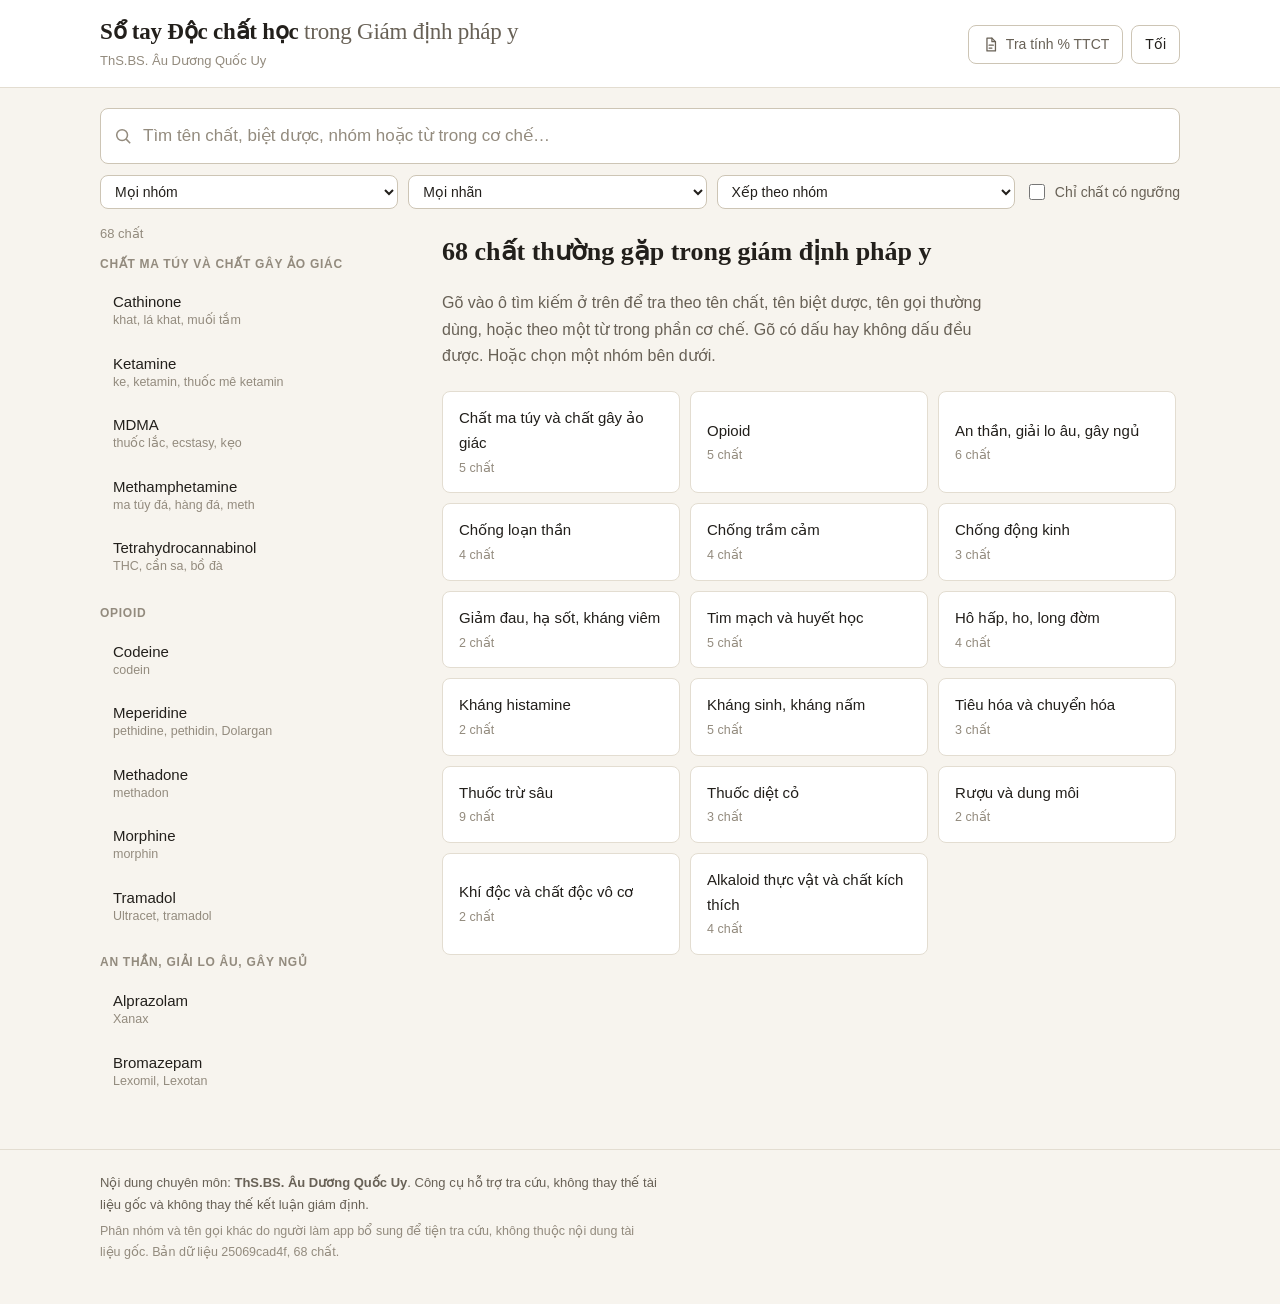
<file: docs/index.html>
<!doctype html>
<html lang="vi">
<head>
<meta charset="utf-8">
<meta name="viewport" content="width=device-width, initial-scale=1, viewport-fit=cover">
<title>Sổ tay Độc chất học trong Giám định pháp y</title>
<meta name="description" content="Tra cứu cơ chế gây độc và ngưỡng nồng độ trong máu của các chất thường gặp trong giám định pháp y.">
<meta name="theme-color" content="#f7f4ee">
<link rel="manifest" href="manifest.webmanifest">
<link rel="icon" href="icon.svg" type="image/svg+xml">
<link rel="apple-touch-icon" href="icon-192.png">
<link rel="stylesheet" href="style.css">
</head>
<body>

<a class="bo-qua" href="#noi-dung-chinh">Tới nội dung chính</a>

<header class="dau-trang">
  <div class="khung dau-trang-trong">
    <div class="nhan-de">
      <h1><a href="#/">Sổ tay Độc chất học<span> trong Giám định pháp y</span></a></h1>
      <p class="tac-gia">ThS.BS. Âu Dương Quốc Uy</p>
    </div>
    <div class="dau-trang-nut">
      <a class="nut-app-khac" href="https://trantrungan.github.io/tra-cuu-ttct/"
         target="_blank" rel="noopener"
         title="Mở Tra tính % tổn thương cơ thể theo Thông tư 22/2019/TT-BYT ở tab mới">
        <svg viewBox="0 0 24 24" aria-hidden="true"><path d="M7 3h7l5 5v13H7z"/><path d="M14 3v5h5M10 13h6M10 17h4"/></svg>
        <span>Tra tính % TTCT</span>
      </a>
      <button id="nut-giao-dien" type="button" aria-label="Đổi nền sáng tối">Tối</button>
    </div>
  </div>
</header>

<div class="khung thanh-tim">
  <div class="o-tim">
    <svg class="bieu-tuong-tim" viewBox="0 0 20 20" aria-hidden="true"><circle cx="9" cy="9" r="6"/><path d="M13.5 13.5 18 18"/></svg>
    <input id="o-tim" type="search" autocomplete="off" spellcheck="false"
           placeholder="Tìm tên chất, biệt dược, nhóm hoặc từ trong cơ chế…"
           aria-label="Tìm kiếm">
    <button id="xoa-tim" type="button" aria-label="Xóa ô tìm kiếm" hidden>×</button>
  </div>
  <div class="bo-loc">
    <select id="loc-nhom" aria-label="Lọc theo nhóm"><option value="">Mọi nhóm</option></select>
    <select id="loc-nhan" aria-label="Lọc theo nhãn"><option value="">Mọi nhãn</option></select>
    <select id="sap-xep" aria-label="Sắp xếp danh sách">
      <option value="nhom">Xếp theo nhóm</option>
      <option value="ten">Xếp theo tên A–Z</option>
    </select>
    <label class="hop-chon"><input type="checkbox" id="loc-nguong"> Chỉ chất có ngưỡng</label>
  </div>
</div>

<main id="noi-dung-chinh" class="khung than-trang">
  <nav class="cot-danh-sach" aria-label="Danh sách chất">
    <p class="dem-ket-qua" id="dem-ket-qua"></p>
    <div id="danh-sach"></div>
  </nav>
  <section class="cot-chi-tiet" id="chi-tiet" aria-live="polite"></section>
</main>

<div class="khay-so-sanh" id="khay-so-sanh" hidden>
  <div class="khung khay-trong">
    <span class="khay-nhan">Đang chọn để so sánh:</span>
    <div class="khay-the" id="khay-the"></div>
    <div class="khay-nut">
      <button id="nut-so-sanh" type="button" class="chinh">So sánh</button>
      <button id="nut-xoa-so-sanh" type="button">Bỏ hết</button>
    </div>
  </div>
</div>

<footer class="chan-trang">
  <div class="khung">
    <p>Nội dung chuyên môn: <strong>ThS.BS. Âu Dương Quốc Uy</strong>. Công cụ hỗ trợ tra cứu, không thay thế tài liệu gốc và không thay thế kết luận giám định.</p>
    <p class="nho">Phân nhóm và tên gọi khác do người làm app bổ sung để tiện tra cứu, không thuộc nội dung tài liệu gốc. <span id="thong-tin-phien-ban"></span></p>
  </div>
</footer>

<script src="app.js"></script>

<!-- Thống kê lượt truy cập (GoatCounter): không cookie, không theo dõi cá nhân.
     Phần sau dấu # không được gửi đi, nên từ khóa gõ vào ô tìm kiếm không bao
     giờ rời khỏi máy người dùng. Tên chất được mở thì gửi riêng, xem app.js. -->
<script data-goatcounter="https://sotaydocchat.goatcounter.com/count"
        async src="count.js"></script>
</body>
</html>
</file>
<file: docs/style.css>
/* Sổ tay Độc chất học trong Giám định pháp y — giao diện kiểu sổ tay y khoa */

:root {
  --giay: #f7f4ee;
  --mat: #ffffff;
  --mat-chim: #f1ede5;
  --muc: #221f1b;
  --muc-nhe: #686156;
  --muc-mo: #938b7e;
  --vien: #e3ddd1;
  --vien-dam: #cdc5b5;
  --nhan: #2f5d57;
  --nhan-nen: #e6eeec;

  --dieu-tri-nen: #e9f0df;
  --dieu-tri-muc: #3a5420;
  --doc-nen: #f8edd6;
  --doc-muc: #6d4a10;
  --tu-vong-nen: #f7e4e1;
  --tu-vong-muc: #6f2a25;

  --bo-goc: 8px;
  --chu-sach: "Iowan Old Style", "Palatino Linotype", Palatino, Georgia, "Times New Roman", serif;
  --chu-may: ui-sans-serif, -apple-system, "Segoe UI", Roboto, "Helvetica Neue", Arial, sans-serif;
  --chu-so: ui-monospace, "SF Mono", Menlo, Consolas, monospace;
}

html[data-nen="toi"] {
  --giay: #1a1816;
  --mat: #232120;
  --mat-chim: #2b2826;
  --muc: #ece7dd;
  --muc-nhe: #a79f93;
  --muc-mo: #857d72;
  --vien: #383431;
  --vien-dam: #4b4642;
  --nhan: #87c0b6;
  --nhan-nen: #23312f;

  --dieu-tri-nen: #26331b;
  --dieu-tri-muc: #bcd79a;
  --doc-nen: #3a2d15;
  --doc-muc: #e6c382;
  --tu-vong-nen: #3b2220;
  --tu-vong-muc: #eba9a2;
}

* { box-sizing: border-box; }

html { color-scheme: light; }
html[data-nen="toi"] { color-scheme: dark; }

body {
  margin: 0;
  background: var(--giay);
  color: var(--muc);
  font-family: var(--chu-may);
  font-size: 16px;
  line-height: 1.65;
  -webkit-text-size-adjust: 100%;
}

.khung { max-width: 1120px; margin: 0 auto; padding: 0 20px; }

.bo-qua {
  position: absolute; left: -9999px;
  background: var(--mat); color: var(--muc); padding: 10px 16px; z-index: 50;
}
.bo-qua:focus { left: 12px; top: 12px; }

/* ---------------------------------------------------------- đầu trang */

.dau-trang { border-bottom: 1px solid var(--vien); background: var(--mat); }
.dau-trang-trong {
  display: flex; align-items: center; justify-content: space-between;
  gap: 16px; padding-top: 18px; padding-bottom: 16px;
}
.nhan-de h1 {
  margin: 0; font-family: var(--chu-sach); font-weight: 600;
  font-size: 23px; line-height: 1.25; letter-spacing: -0.01em;
}
.nhan-de h1 a { color: inherit; text-decoration: none; }
.nhan-de h1 span { font-weight: 400; color: var(--muc-nhe); }
.tac-gia { margin: 3px 0 0; font-size: 13px; color: var(--muc-mo); }

button {
  font: inherit; font-size: 14px; cursor: pointer;
  background: var(--mat); color: var(--muc);
  border: 1px solid var(--vien-dam); border-radius: var(--bo-goc);
  padding: 7px 13px;
}
button:hover { background: var(--mat-chim); }

/* nút sang ứng dụng cùng bộ, mở ở tab mới */
.dau-trang-nut { display: flex; align-items: center; gap: 8px; }
.nut-app-khac {
  display: inline-flex; align-items: center; gap: 7px;
  padding: 7px 13px; border-radius: var(--bo-goc);
  border: 1px solid var(--vien-dam); background: var(--mat);
  color: var(--muc-nhe); text-decoration: none; font-size: 14px; white-space: nowrap;
}
.nut-app-khac:hover { background: var(--mat-chim); color: var(--nhan); border-color: var(--nhan); }
.nut-app-khac svg {
  flex: none; width: 17px; height: 17px;
  fill: none; stroke: currentColor; stroke-width: 1.8;
  stroke-linecap: round; stroke-linejoin: round;
}
button.chinh { background: var(--nhan); border-color: var(--nhan); color: var(--mat); }
html[data-nen="toi"] button.chinh { color: #16201e; }
button.chinh:hover { filter: brightness(1.08); }

:focus-visible { outline: 2px solid var(--nhan); outline-offset: 2px; }

/* ------------------------------------------------------- thanh tìm kiếm */

.thanh-tim { padding-top: 20px; padding-bottom: 14px; }

.o-tim { position: relative; display: flex; align-items: center; }
.bieu-tuong-tim {
  position: absolute; left: 14px; width: 18px; height: 18px;
  fill: none; stroke: var(--muc-mo); stroke-width: 1.7; pointer-events: none;
}
#o-tim {
  width: 100%; font: inherit; font-size: 17px;
  padding: 13px 44px 13px 42px;
  background: var(--mat); color: var(--muc);
  border: 1px solid var(--vien-dam); border-radius: var(--bo-goc);
}
#o-tim::placeholder { color: var(--muc-mo); }
#o-tim::-webkit-search-cancel-button,
#o-tim::-webkit-search-decoration { -webkit-appearance: none; appearance: none; }
#xoa-tim {
  position: absolute; right: 7px; border: 0; background: none;
  font-size: 22px; line-height: 1; padding: 4px 9px; color: var(--muc-nhe);
}

.bo-loc { display: flex; flex-wrap: wrap; gap: 10px; margin-top: 11px; align-items: center; }
.bo-loc select {
  font: inherit; font-size: 14px; padding: 7px 10px;
  background: var(--mat); color: var(--muc);
  border: 1px solid var(--vien-dam); border-radius: var(--bo-goc);
  flex: 1 1 165px; min-width: 0; max-width: 300px;
}
.hop-chon {
  display: inline-flex; align-items: center; gap: 7px;
  font-size: 14px; color: var(--muc-nhe); cursor: pointer;
}
.hop-chon input { accent-color: var(--nhan); width: 16px; height: 16px; }

/* ------------------------------------------------------------- bố cục */

.than-trang {
  display: grid; grid-template-columns: 310px minmax(0, 1fr);
  gap: 28px; align-items: start; padding-bottom: 60px;
}

.cot-danh-sach { position: sticky; top: 14px; max-height: calc(100vh - 34px); overflow-y: auto; }
.dem-ket-qua { margin: 0 0 10px; font-size: 13px; color: var(--muc-mo); }

.ten-nhom {
  margin: 18px 0 7px; font-size: 12px; font-weight: 600;
  letter-spacing: 0.06em; text-transform: uppercase; color: var(--muc-mo);
}
.ten-nhom:first-child { margin-top: 0; }

.muc-chat {
  display: block; width: 100%; text-align: left;
  padding: 9px 12px; margin-bottom: 3px;
  background: none; border: 1px solid transparent; border-radius: var(--bo-goc);
  color: var(--muc); font-size: 15px; line-height: 1.4;
}
.muc-chat:hover { background: var(--mat); border-color: var(--vien); }
.muc-chat[aria-current="true"] {
  background: var(--mat); border-color: var(--vien-dam); font-weight: 600;
}
.muc-chat .phu { display: block; font-size: 12.5px; color: var(--muc-mo); font-weight: 400; }
.muc-chat mark { background: #f4e2a8; color: inherit; border-radius: 2px; padding: 0 1px; }
html[data-nen="toi"] .muc-chat mark { background: #5a4a1d; }

/* --------------------------------------------------------- chi tiết */

.the {
  background: var(--mat); border: 1px solid var(--vien);
  border-radius: 12px; padding: 26px 30px;
}

.chi-tiet-dau {
  display: flex; align-items: flex-start; justify-content: space-between;
  gap: 16px; flex-wrap: wrap;
}
.chi-tiet-dau h2 {
  margin: 0; font-family: var(--chu-sach); font-weight: 600;
  font-size: 31px; line-height: 1.15; letter-spacing: -0.015em;
}
.ten-khac { margin: 5px 0 0; font-size: 13.5px; color: var(--muc-mo); }
.nut-chi-tiet { display: flex; gap: 8px; flex-wrap: wrap; }

.hang-nhan { display: flex; flex-wrap: wrap; gap: 6px; margin: 15px 0 0; }
.vien-nhan {
  font-size: 12.5px; padding: 3px 11px; border-radius: 20px;
  background: var(--mat-chim); color: var(--muc-nhe); border: 1px solid var(--vien);
}
.vien-nhan.nhom { background: var(--nhan-nen); color: var(--nhan); border-color: transparent; }

.de-muc {
  margin: 30px 0 12px; font-size: 12px; font-weight: 600;
  letter-spacing: 0.07em; text-transform: uppercase; color: var(--muc-mo);
}

/* dải ba ngưỡng */
.dai-nguong { display: flex; border-radius: var(--bo-goc); overflow: hidden; }
.o-nguong {
  flex: 1; padding: 13px 10px; text-align: center; min-width: 0;
  font-family: var(--chu-so); font-size: 15px; font-weight: 600;
}
.o-nguong.dieu-tri { background: var(--dieu-tri-nen); color: var(--dieu-tri-muc); }
.o-nguong.doc { background: var(--doc-nen); color: var(--doc-muc); }
.o-nguong.tu-vong { background: var(--tu-vong-nen); color: var(--tu-vong-muc); }
.chu-thich-nguong { display: flex; margin-top: 6px; }
.chu-thich-nguong span {
  flex: 1; text-align: center; font-size: 12.5px; color: var(--muc-nhe);
  padding: 0 6px; min-width: 0;
}
.don-vi-nguong { margin: 9px 0 0; font-size: 12.5px; color: var(--muc-mo); }
.khong-co-nguong {
  margin: 0; padding: 13px 15px; font-size: 14.5px; color: var(--muc-nhe);
  background: var(--mat-chim); border-radius: var(--bo-goc);
}

.van-ban { font-family: var(--chu-sach); font-size: 17px; line-height: 1.75; }
.van-ban ul { margin: 0; padding-left: 22px; }
.van-ban > ul > li { margin-bottom: 9px; }
.van-ban ul ul { margin-top: 7px; }
.van-ban sub, .van-ban sup { font-size: 0.72em; }

.bang-cuon { overflow-x: auto; }
table.bang-noi-dung { border-collapse: collapse; width: 100%; font-size: 14.5px; }
table.bang-noi-dung th, table.bang-noi-dung td {
  border: 1px solid var(--vien); padding: 8px 11px; text-align: left; vertical-align: top;
}
table.bang-noi-dung th { background: var(--mat-chim); font-weight: 600; }
table.bang-noi-dung td:first-child { white-space: nowrap; font-family: var(--chu-so); }

.hinh-minh-hoa {
  max-width: 100%; height: auto; border: 1px solid var(--vien);
  border-radius: var(--bo-goc); background: #fff; cursor: zoom-in;
}

ol.tltk { margin: 0; padding-left: 22px; font-size: 14px; color: var(--muc-nhe); }
ol.tltk li { margin-bottom: 7px; }

.nguon-goc { margin: 26px 0 0; font-size: 12.5px; color: var(--muc-mo); }

.trang-chao { padding: 8px 4px; }
.trang-chao h2 {
  font-family: var(--chu-sach); font-weight: 600; font-size: 26px; margin: 0 0 10px;
}
.trang-chao p { max-width: 62ch; color: var(--muc-nhe); }
.luoi-nhom { display: grid; grid-template-columns: repeat(auto-fill, minmax(220px, 1fr)); gap: 10px; margin-top: 22px; }
.the-nhom {
  text-align: left; padding: 14px 16px; background: var(--mat);
  border: 1px solid var(--vien); border-radius: var(--bo-goc); font-size: 15px;
}
.the-nhom:hover { border-color: var(--vien-dam); }
.the-nhom .dem { display: block; font-size: 12.5px; color: var(--muc-mo); margin-top: 2px; }

/* --------------------------------------------------------- so sánh */

.khay-so-sanh {
  position: sticky; bottom: 0; z-index: 20;
  background: var(--mat); border-top: 1px solid var(--vien-dam);
}
.khay-trong {
  display: flex; align-items: center; gap: 12px; flex-wrap: wrap;
  padding-top: 11px; padding-bottom: 11px;
}
.khay-nhan { font-size: 13px; color: var(--muc-mo); }
.khay-the { display: flex; gap: 7px; flex-wrap: wrap; flex: 1; min-width: 160px; }
.the-chon {
  display: inline-flex; align-items: center; gap: 7px;
  font-size: 13.5px; padding: 4px 6px 4px 11px;
  background: var(--mat-chim); border: 1px solid var(--vien); border-radius: 20px;
}
.the-chon button {
  border: 0; background: none; padding: 0 4px; font-size: 16px;
  line-height: 1; color: var(--muc-nhe);
}
.khay-nut { display: flex; gap: 8px; }

table.bang-so-sanh { border-collapse: collapse; width: 100%; font-size: 14.5px; }
table.bang-so-sanh th, table.bang-so-sanh td {
  border: 1px solid var(--vien); padding: 10px 12px; text-align: left; vertical-align: top;
}
table.bang-so-sanh thead th {
  background: var(--mat-chim); font-family: var(--chu-sach); font-size: 16px;
}
table.bang-so-sanh tbody th {
  background: var(--mat-chim); font-weight: 500; font-size: 13px;
  color: var(--muc-nhe); white-space: nowrap; width: 1%;
}
table.bang-so-sanh td.dieu-tri { background: var(--dieu-tri-nen); color: var(--dieu-tri-muc); font-family: var(--chu-so); }
table.bang-so-sanh td.doc { background: var(--doc-nen); color: var(--doc-muc); font-family: var(--chu-so); }
table.bang-so-sanh td.tu-vong { background: var(--tu-vong-nen); color: var(--tu-vong-muc); font-family: var(--chu-so); }

/* ------------------------------------------------------- phóng to hình */

.lop-phong {
  position: fixed; inset: 0; z-index: 60; display: flex;
  align-items: center; justify-content: center; padding: 24px;
  background: rgba(20, 18, 16, 0.82);
}
.lop-phong img { max-width: 100%; max-height: 100%; background: #fff; border-radius: var(--bo-goc); }
.lop-phong button {
  position: absolute; top: 18px; right: 18px;
}

/* ---------------------------------------------------------- chân trang */

.chan-trang {
  border-top: 1px solid var(--vien); padding: 22px 0 36px;
  font-size: 13px; color: var(--muc-nhe);
}
.chan-trang p { margin: 0 0 6px; max-width: 78ch; }
.chan-trang .nho { font-size: 12.5px; color: var(--muc-mo); }

.trong {
  padding: 36px 4px; color: var(--muc-nhe);
}

/* ------------------------------------------------------------ màn nhỏ */

@media (max-width: 860px) {
  .than-trang { grid-template-columns: 1fr; gap: 18px; }
  .cot-danh-sach { position: static; max-height: none; overflow: visible; }
  .cot-danh-sach[data-an="1"] { display: none; }
  .the { padding: 20px 18px; }
  .chi-tiet-dau h2 { font-size: 26px; }
  .nhan-de h1 { font-size: 19px; }
  .nhan-de h1 span { display: block; font-size: 15px; }
  .nut-app-khac span { display: none; }
  .nut-app-khac { padding: 7px 10px; }
  .van-ban { font-size: 16.5px; }

  .khay-trong { flex-wrap: nowrap; gap: 9px; padding-top: 8px; padding-bottom: 8px; }
  .khay-nhan { display: none; }
  .khay-the { flex-wrap: nowrap; overflow-x: auto; padding-bottom: 2px; }
  .the-chon { white-space: nowrap; }
  .khay-nut { flex-shrink: 0; }
  .khay-nut button { padding: 7px 10px; font-size: 13.5px; }
  #nut-xoa-so-sanh { display: none; }
}

@media print {
  .dau-trang-nut, .thanh-tim, .cot-danh-sach, .khay-so-sanh,
  .nut-chi-tiet, .bo-qua { display: none !important; }
  .than-trang { display: block; padding-bottom: 0; }
  .the { border: 0; padding: 0; }
  body { background: #fff; }
}
</file>
